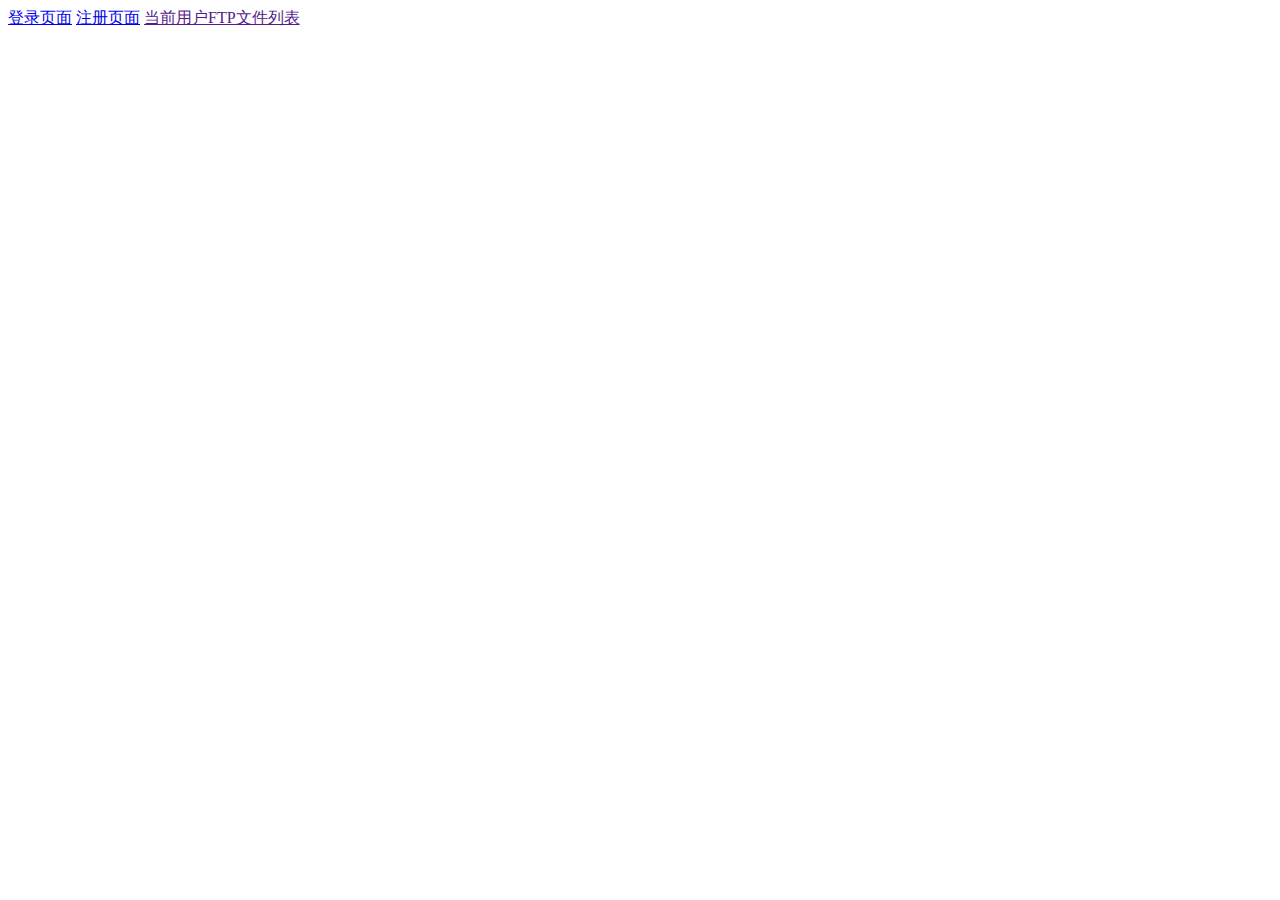
<file: yun-source/yun-all-server/yun-user-manager/src/main/resources/templates/index.html>
<!DOCTYPE html>
<html lang="en">
<head>
    <meta charset="UTF-8">
    <title>首页</title>
</head>
<body>
<script >

</script>
<form action="">

</form>
<a href="/user/login" value="">登录页面</a>
<a href="/user/register">注册页面</a>
<a href="">当前用户FTP文件列表</a>
</body>
</html>
</file>
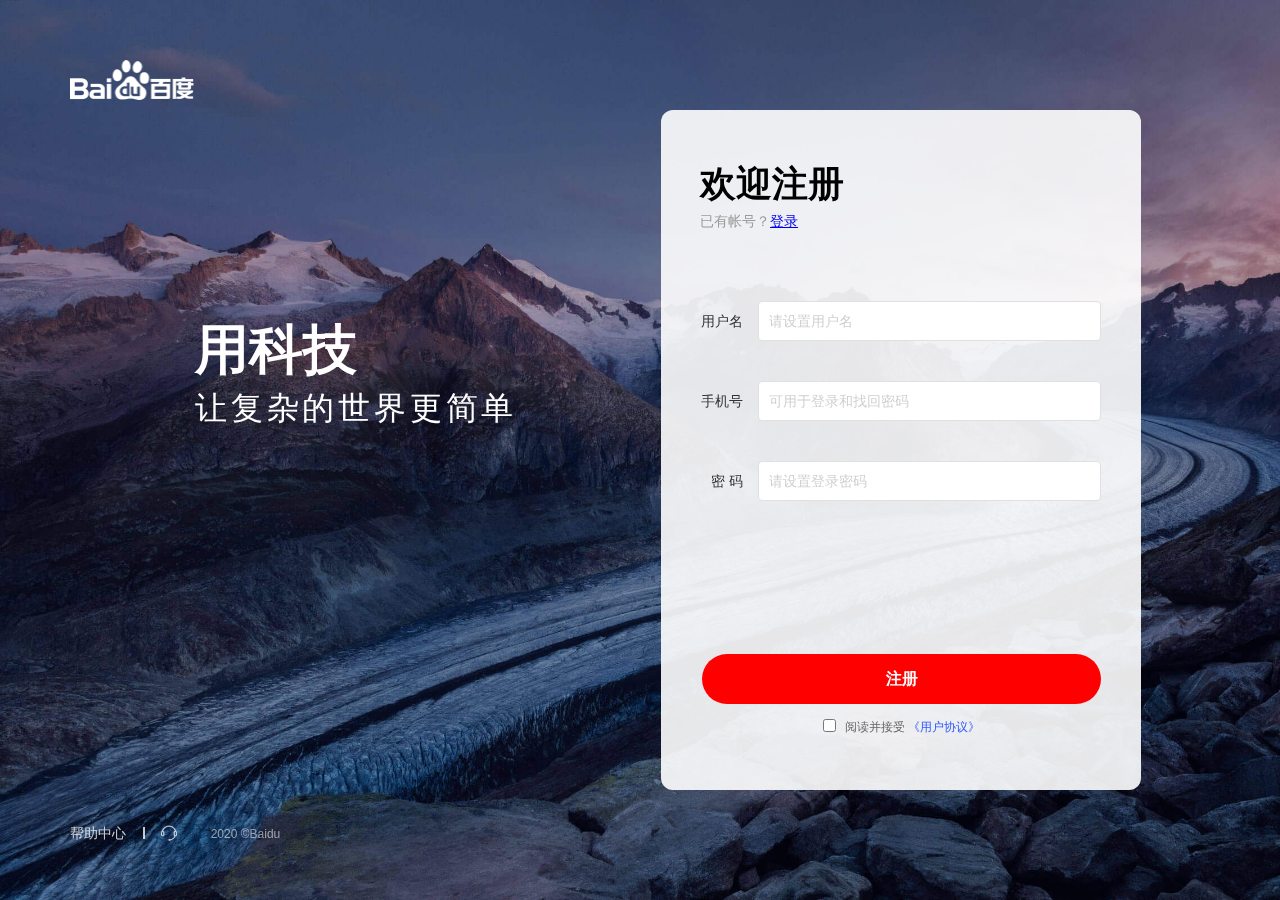
<file: yun-source/yun-all-server/yun-user-manager/src/main/resources/templates/register.html>
<!DOCTYPE html>
<html>
<meta charset=utf-8>
<meta name=description content=百度帐号是登录所有百度系产品的通行证，登录后还可以在帐户管理页管理/修改您的个人信息，包括修改密码、绑定手机、身份认证等>
<title>
    注册百度帐号
</title>
<link rel="shortcut icon"
      href="[data-uri]"
      type=image/x-icon>
<style>
    @import url(../static/css/register-all-min.css);
</style>
<script type="text/javascript" nonce="QvtOVqjCV23EBtPJ">
    window.wpo = {start: new Date * 1, pid: 109, page: 'passport'};
    var _hmt = _hmt || [];
</script>
<link rel=canonical
      href="">
</html>
<body>
<div id=wrapper>
    <div id=head class=sf-hidden>
    </div>
    <div id=nav class=sf-hidden>
    </div>
    <div id=content>
        <div class=mod-new-reg-bg>
            <img src="[data-uri]" class=sf-hidden>
        </div>
        <div class=mod-new-reg-wrapper>
            <div class=mod-new-reg-logo>
                <img src="[data-uri]">
            </div>
            <div class=mod-new-reg-text>
                <h3>用科技</h3>
                <p>让复杂的世界更简单</p>
            </div>
            <div class=mod-new-reg-footer>
<span class=mod-new-reg-help>
<a class=mode-new-reg-help-text href="" target=_blank>帮助中心</a>
<span class=mod-new-reg-line></span>
<a class=mod-new-reg-service href="2"></a>
</span>
                <span class=mod-new-reg-copyright>2020&nbsp;©Baidu</span>
            </div>
        </div>
        <div class="mod-reg clearfix mod-reg- mod-new-reg-content">
            <div class=new-reg-guide-login>
                <h3>欢迎注册</h3>
                <p>已有帐号？<span id=login_btn><a href="/user/login">登录</a> </span></p>
            </div>
            <div class="reg-content tang-pass-reg" id=reg_content>
                <form autocomplete=off id=TANGRAM__PSP_4__form class=new-reg-v5 method=POST>

                <p  class="pass-form-item pass-form-item-userName" >
                        <label   class="pass-label pass-label-userName">用户名</label>
                    <input  type=text name=username class="pass-text-input pass-text-input-userName" autocomplete=off value  placeholder=请设置用户名>

                </p>
                <p  class="pass-form-item pass-form-item-phone" >
                    <label  class="pass-label pass-label-phone">手机号</label>
                    <input  type=text name=phone  class="pass-text-input pass-text-input-phone"  maxlength=11 autocomplete=off value placeholder=可用于登录和找回密码>
                    <span class="pass-item-placeholder sf-hidden" >可用于登录和找回密码</span>
                </p>
                    <p  class="pass-form-item pass-form-item-userName" >
                        <label class="pass-label pass-label-userName">密  码</label>
                        <input type=password name=password class="pass-text-input pass-text-input-password" autocomplete=off value placeholder=请设置登录密码>
                    </p>
                                       <span  class=pass-generalError></span>
                    <p  class="pass-form-item pass-form-item-submit pass-form-item-submit-v5">
                        <input type=submit value=注册 class="pass-button pass-button-submit" >
                    <p  class="pass-form-item pass-form-item-isAgree">
                        <input name=isAgree  type=checkbox class="pass-checkbox-input pass-checkbox-isAgree" autocomplete=off>
                        <label>阅读并接受</label>
                        <a target=_blank href="">《用户协议》</a>
                        </span>
                        </a>
                    </p>
                </form>
            </div>
        </div>
    </div>
    <div id=foot>
    </div>
</div>


<a class="mod-feedback clearfix sf-hidden" id=mod_feedback href=http://passport.baidu.com/v2/?ucenterfeedback#reg
   target=_blank style=position:fixed;top:415.5px></a>
<body/>
<html/>
</file>
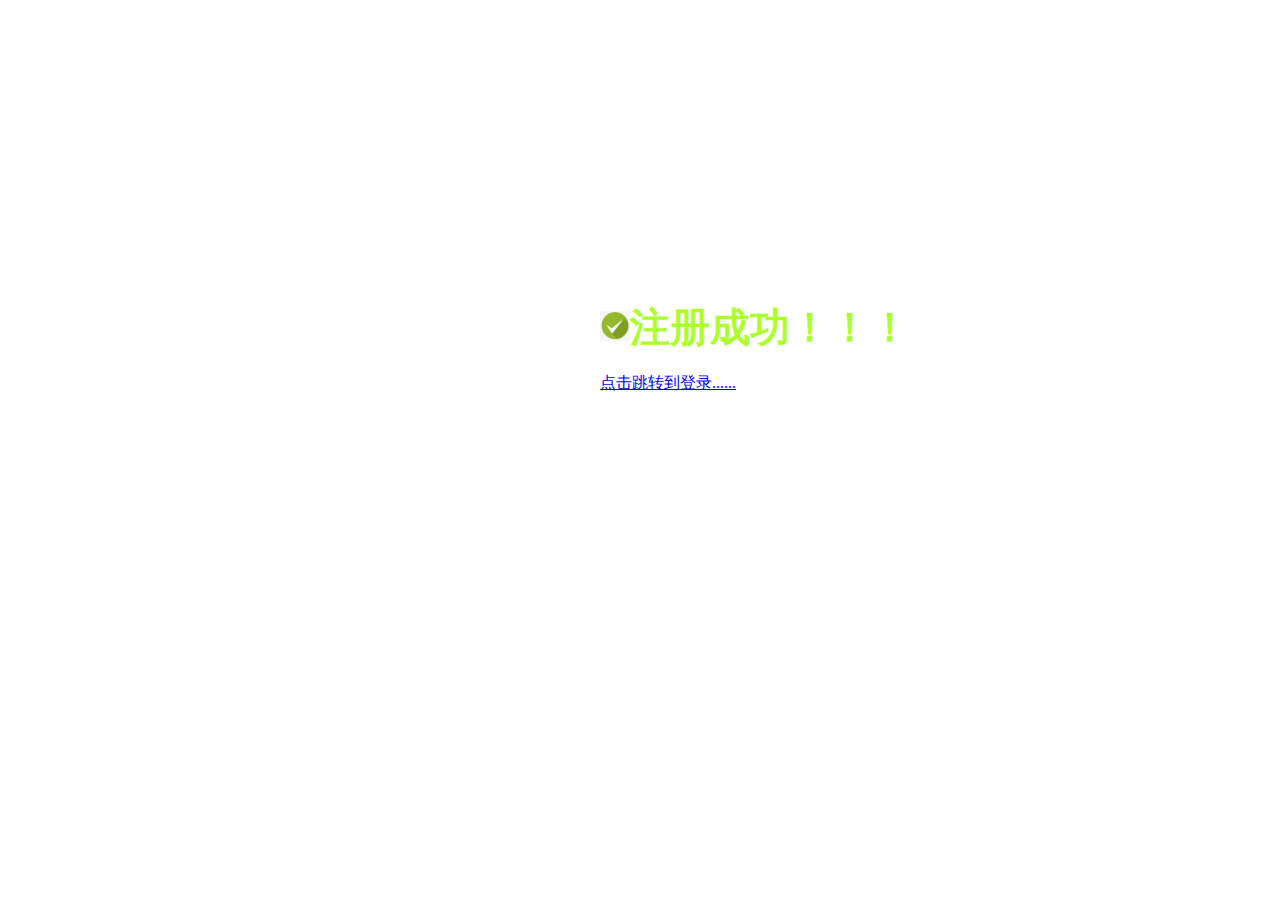
<file: yun-source/yun-all-server/yun-user-manager/src/main/resources/templates/regsuccess.html>
<!DOCTYPE html>
<html xmlns:th="http://www.thymeleaf.org">
<head>
    <meta charset="UTF-8">
    <title>Title</title>
    <style >
        #images {
            height: 30px;
            width: 30px;
        }
        #cent {
            position: absolute;
            top: 300px;
            left: 600px;
        }
        #abs {
            font-size: 40px;
            color: greenyellow;
        }
    </style>
</head>
<body>
<div  id="cent">
  <!--/*@thymesVar id="message" type="templates"*/-->
    <img src="../static/images/registersuccess/regis.jpg" id="images"><strong id="abs">注册成功！！！</strong><br></a><a th:text="${message}"></a>
<br><a href="/user/login">点击跳转到登录......</a>
</div>
</body>
</html>
</file>
